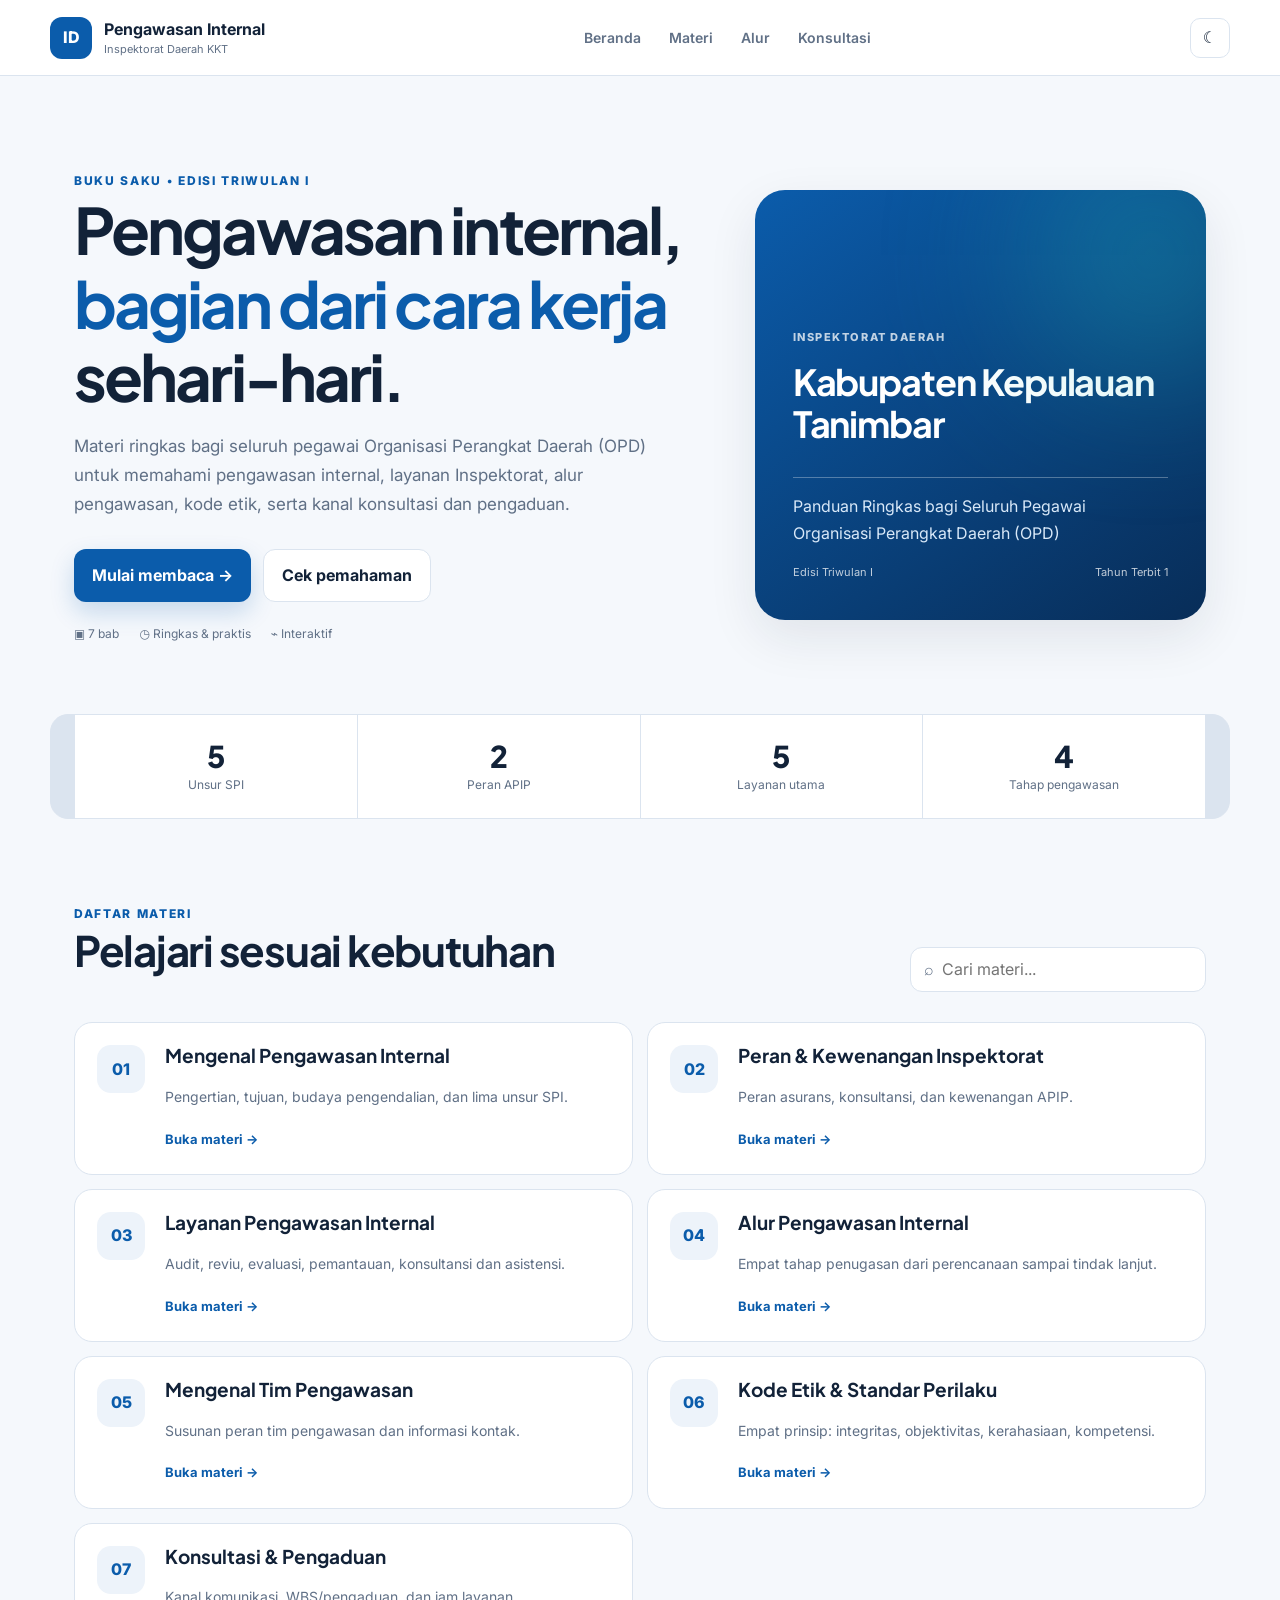
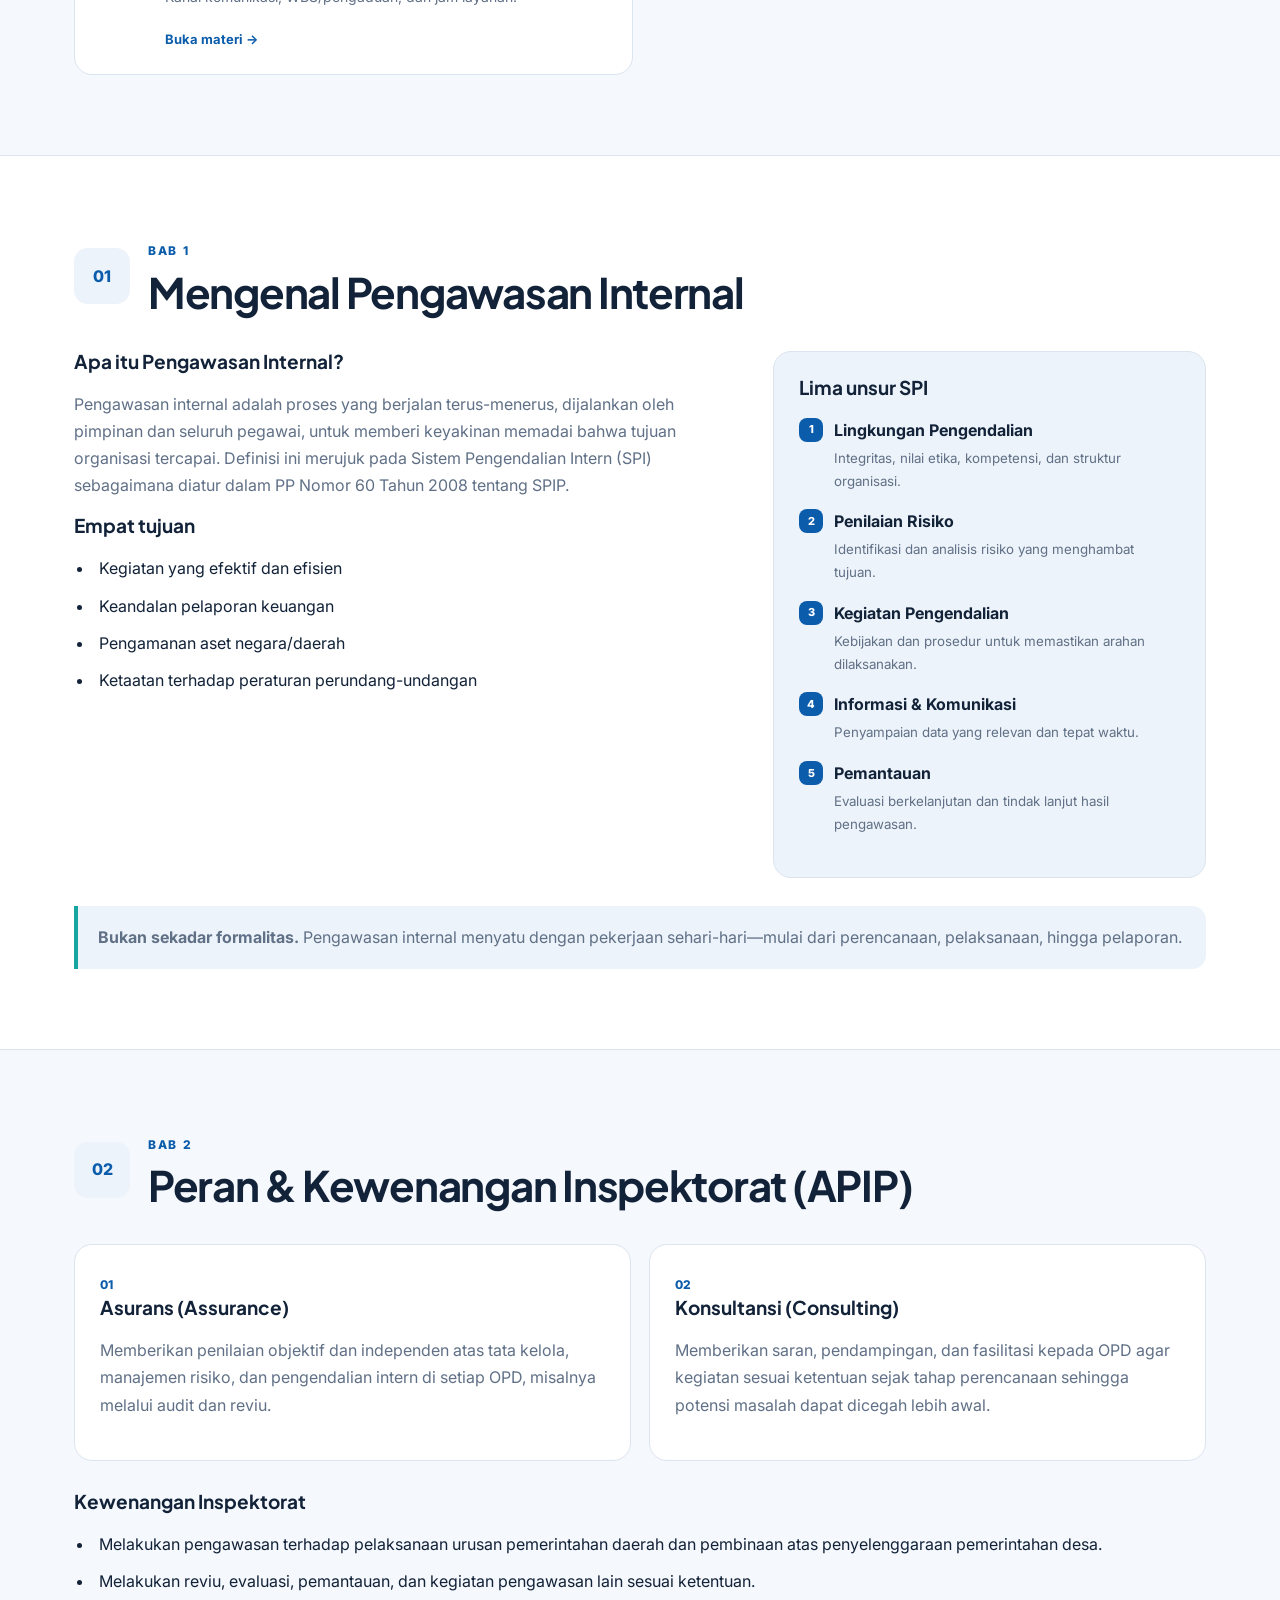
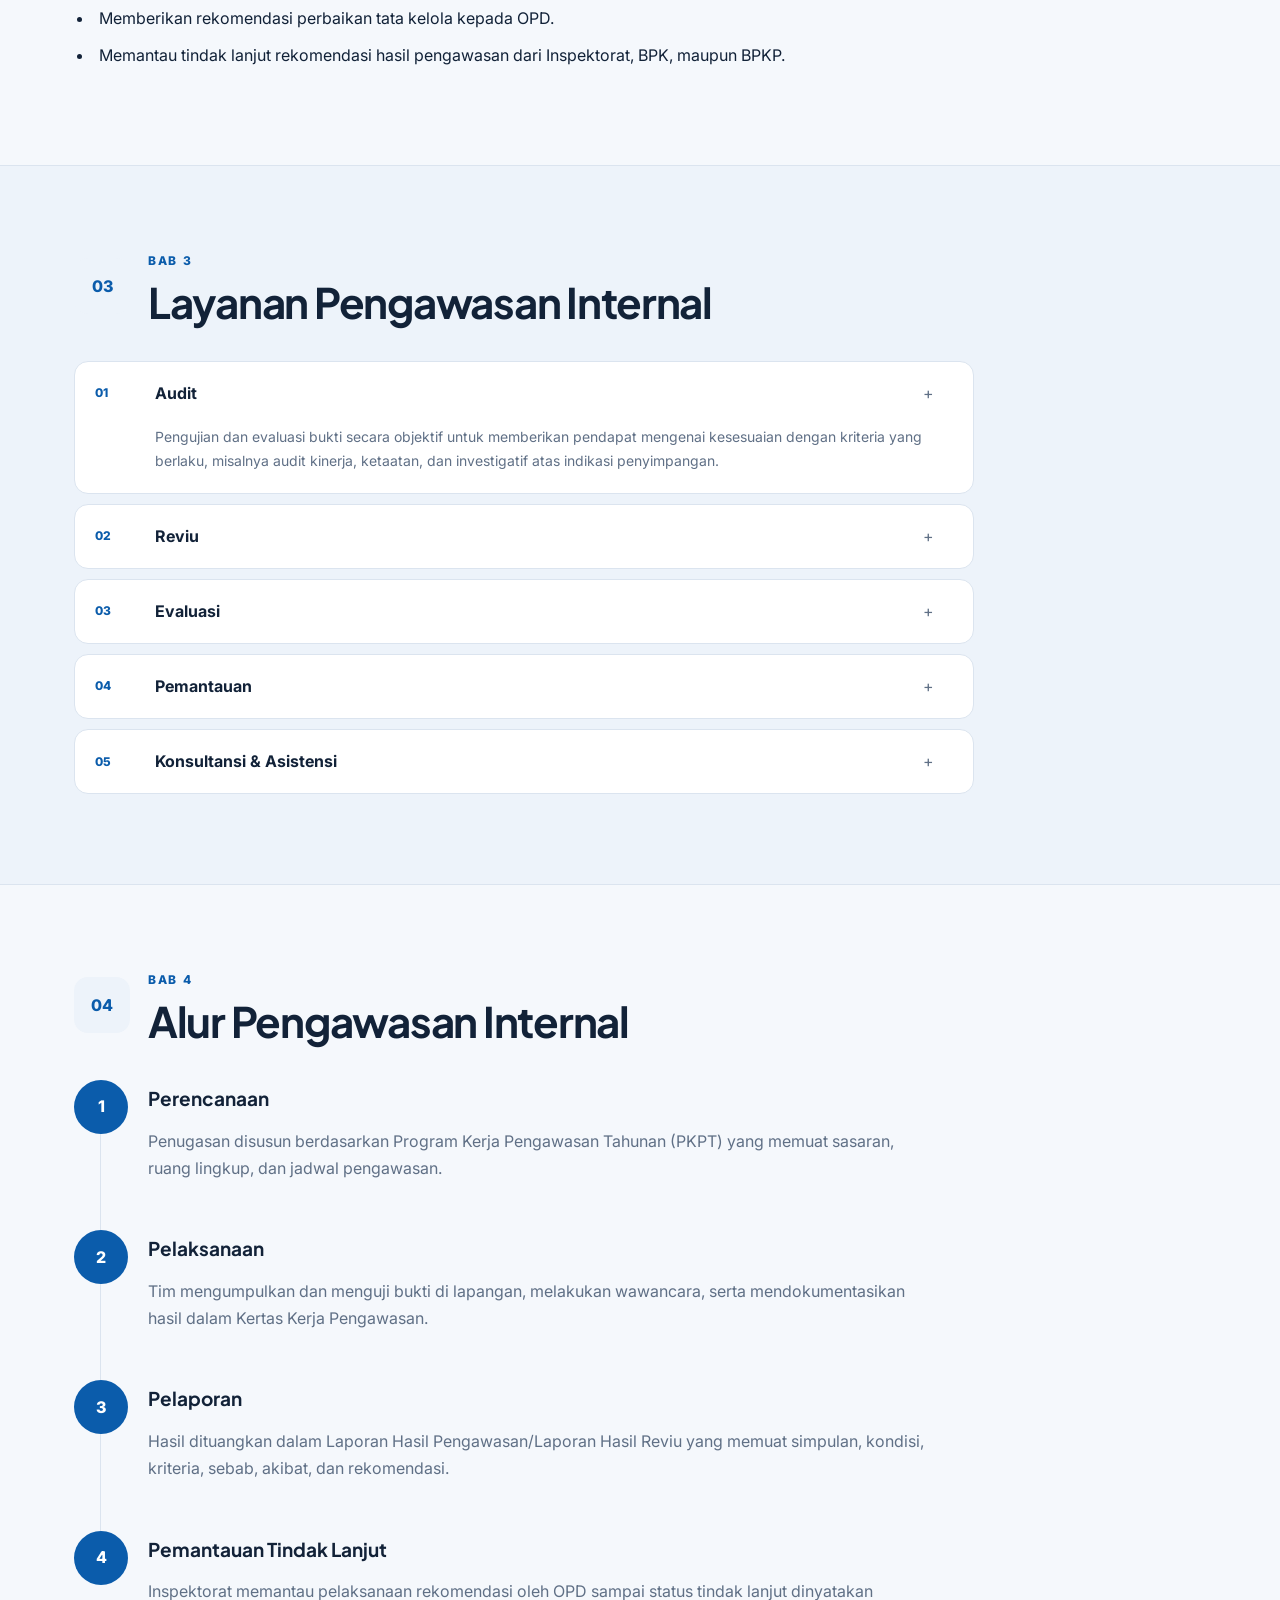
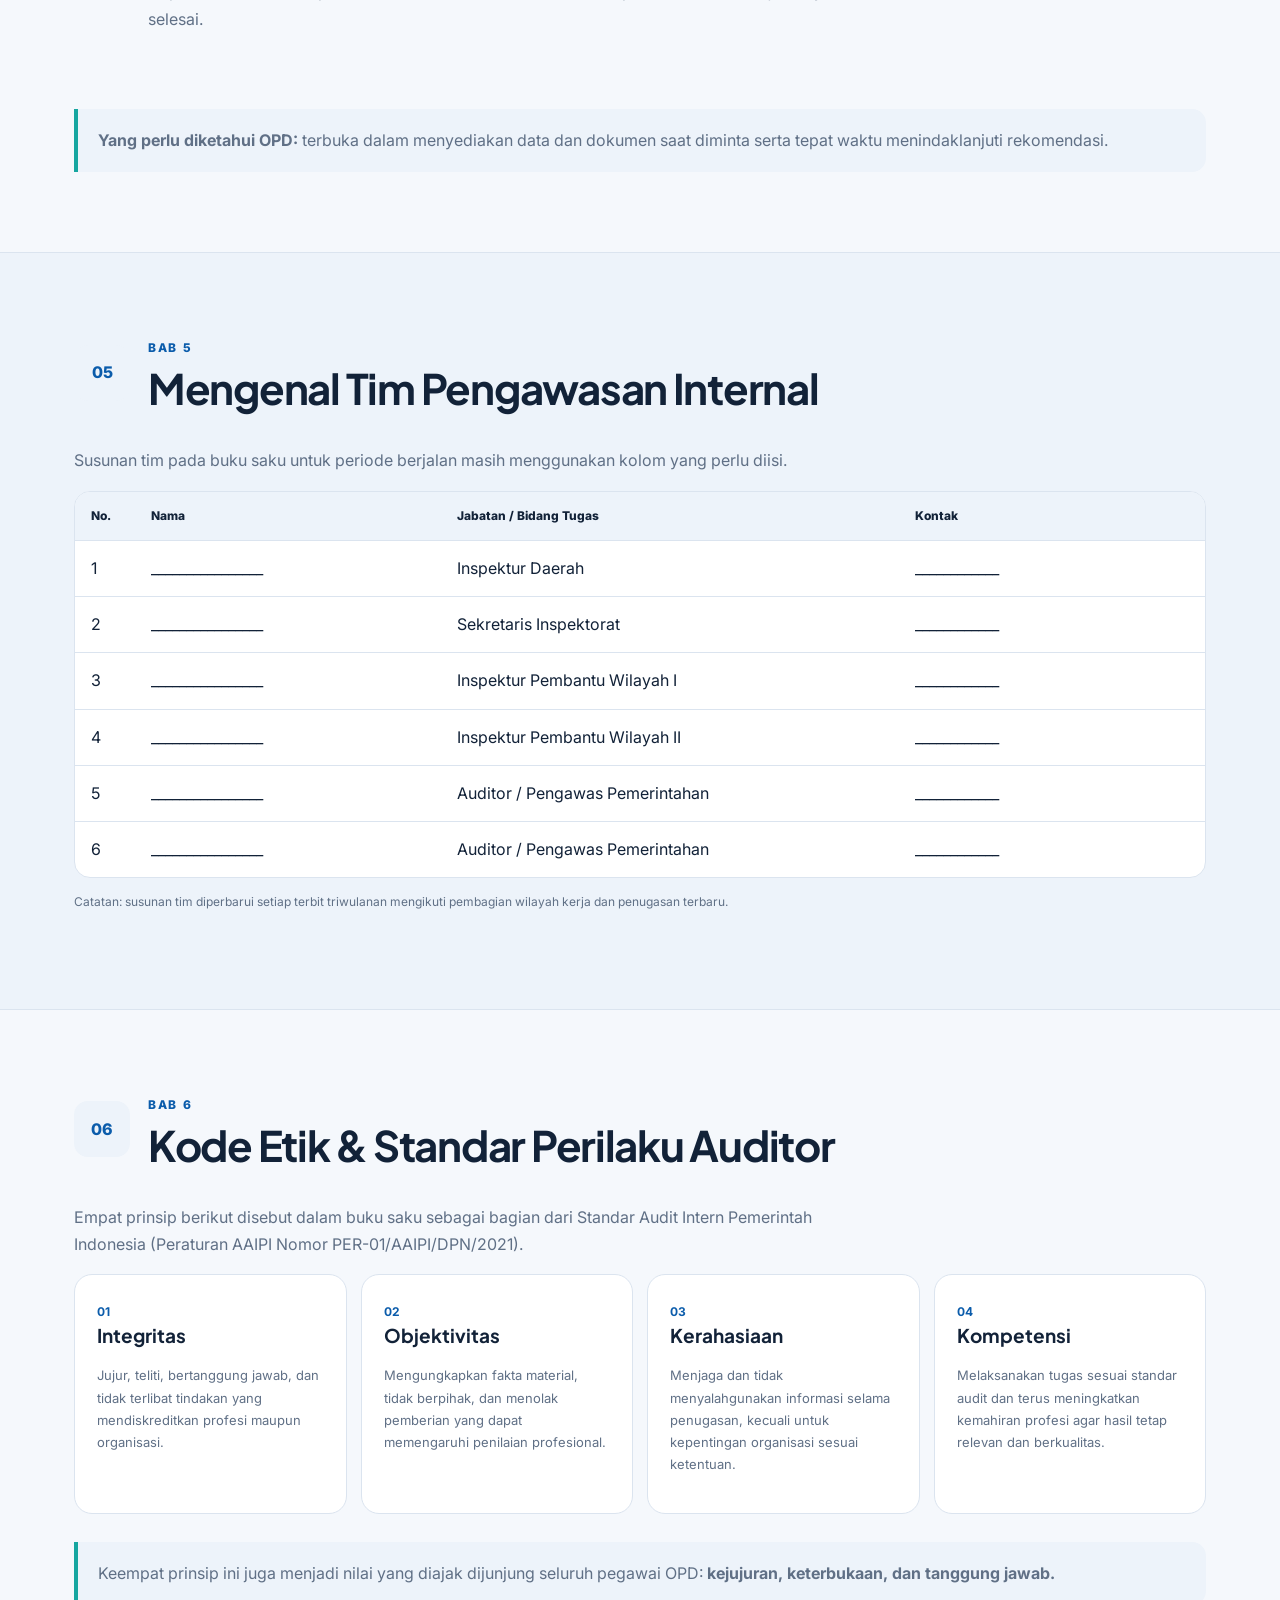
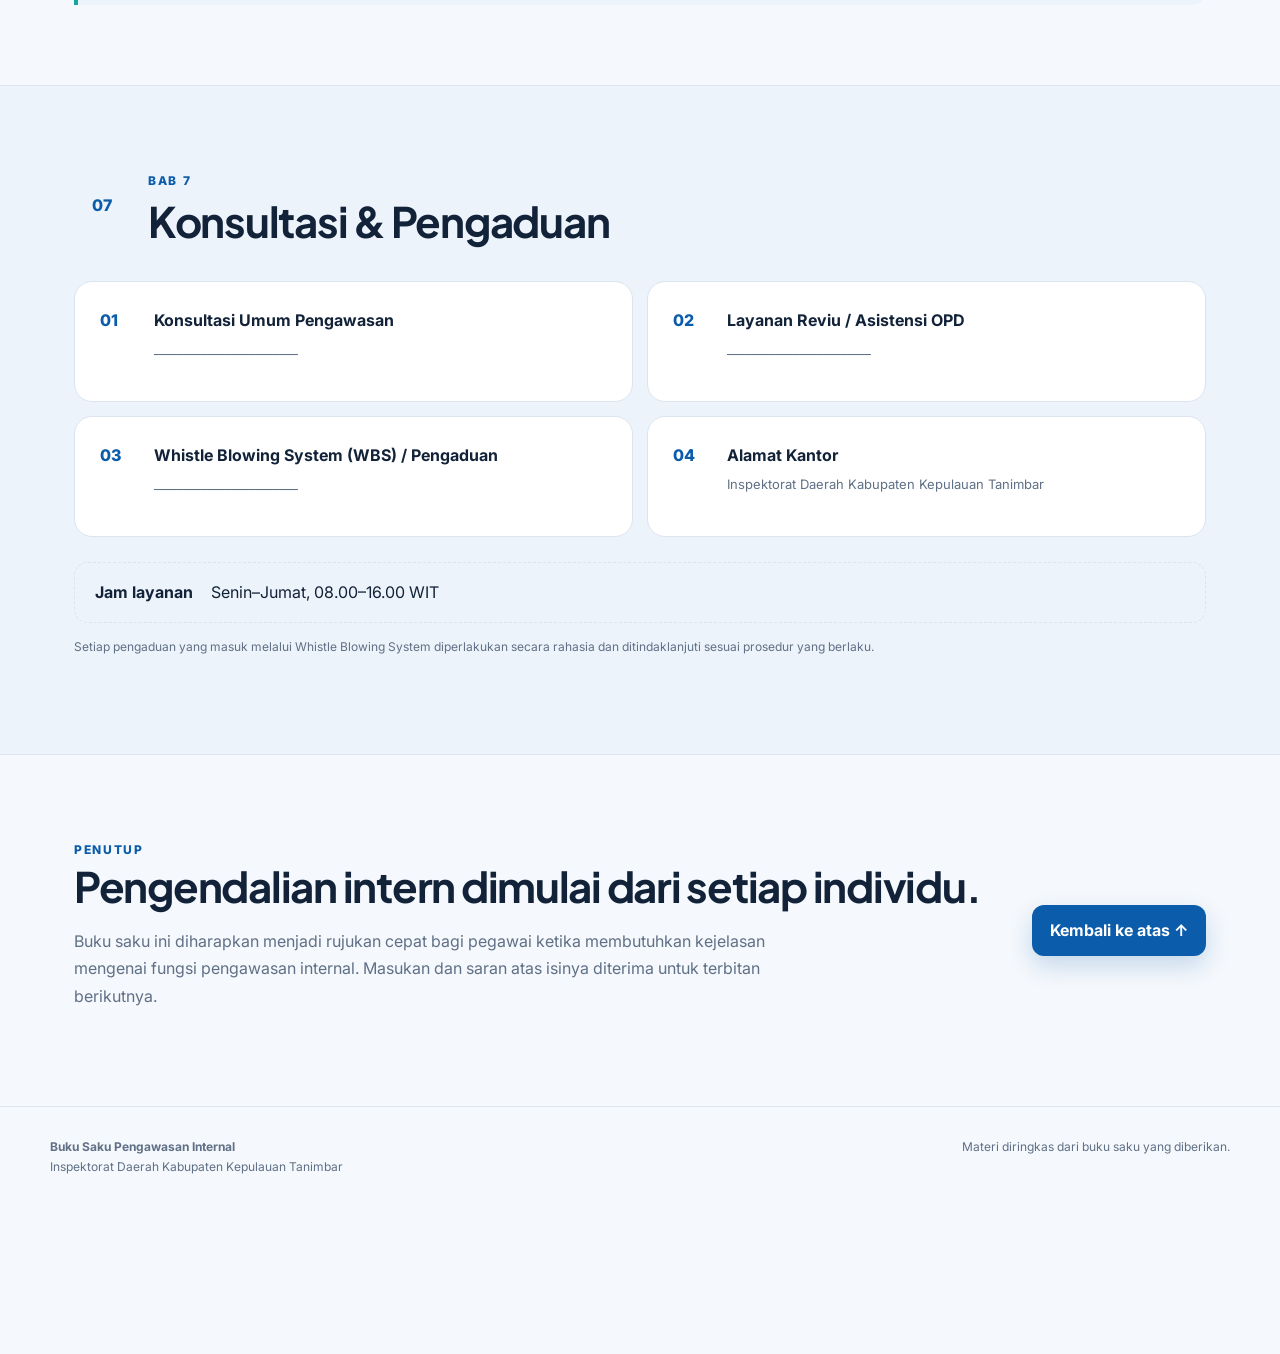
<file: index.html>
<!doctype html><html lang="id"><head><meta charset="utf-8"><meta name="viewport" content="width=device-width,initial-scale=1"><meta http-equiv="refresh" content="0; url=pengawasan-internal/"><title>Pengawasan Internal</title></head><body><p>Membuka <a href="pengawasan-internal/">Buku Saku Pengawasan Internal</a>…</p></body></html>
</file>
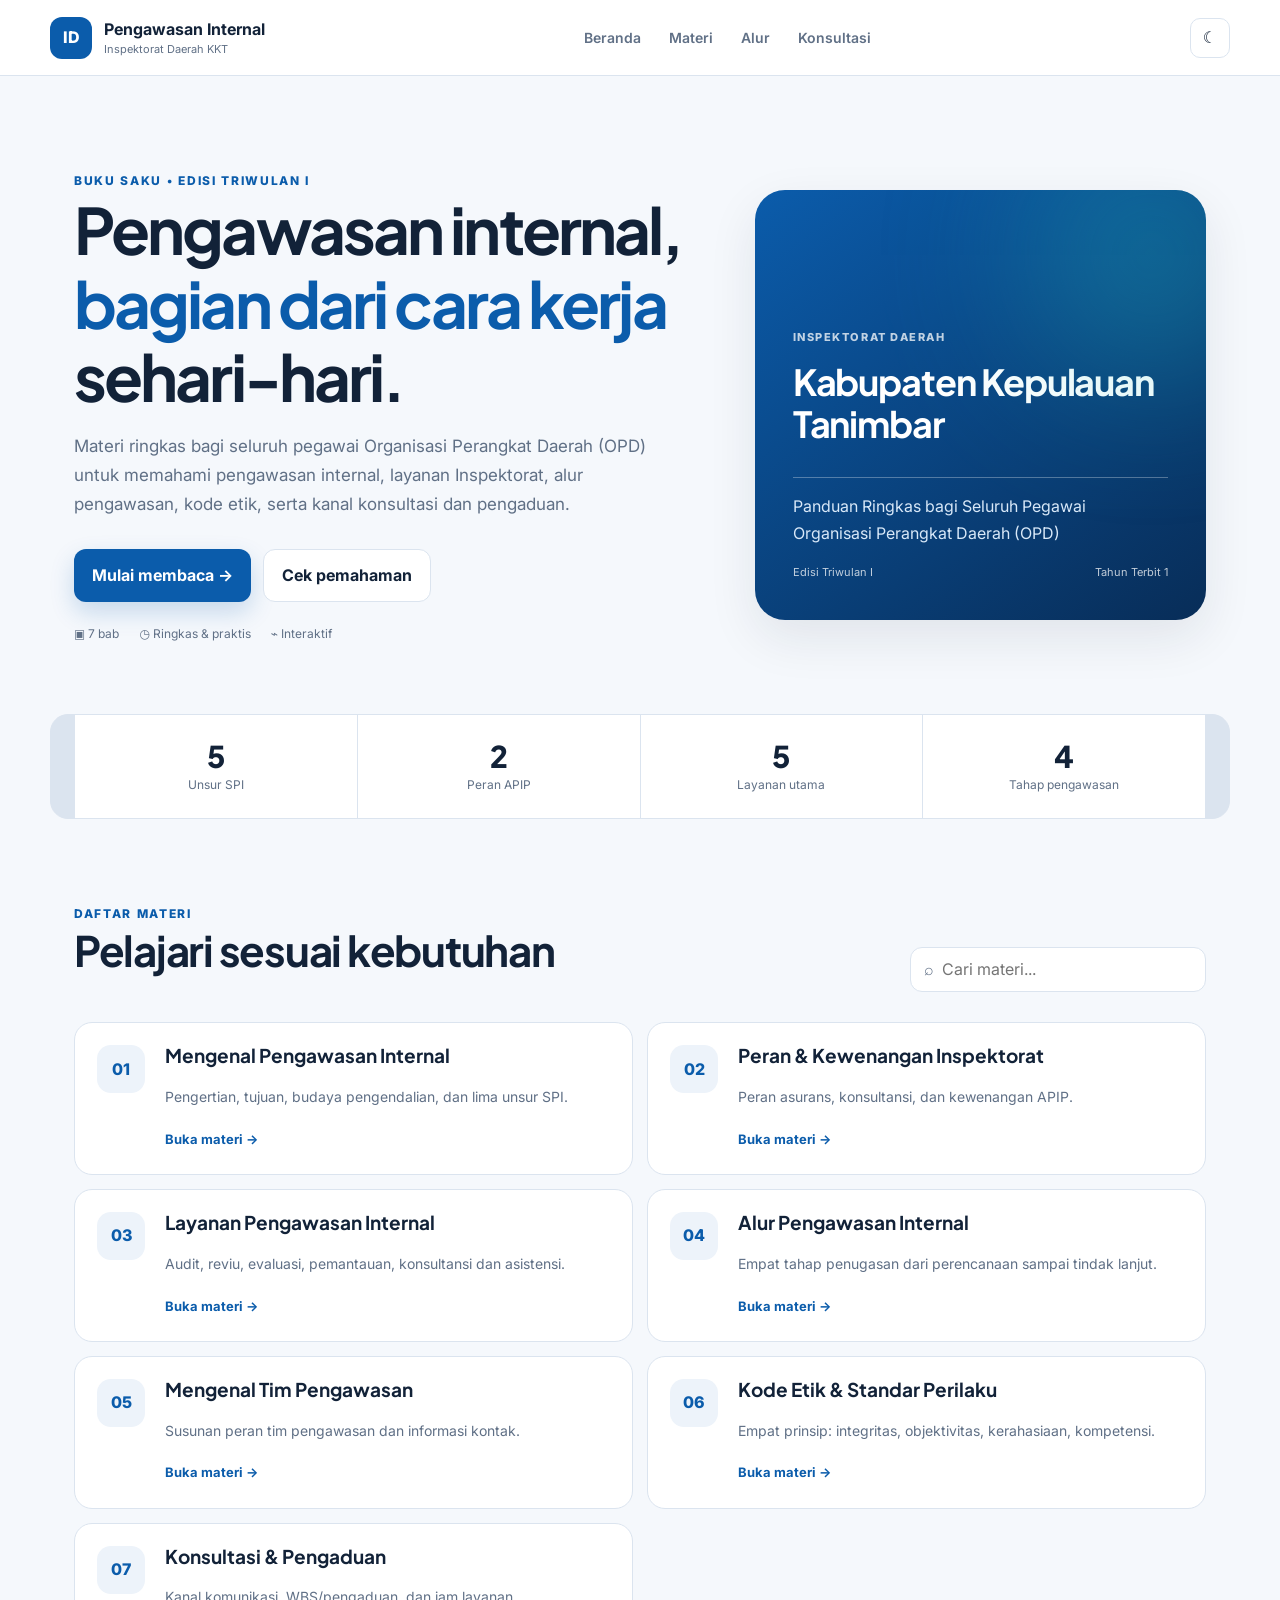
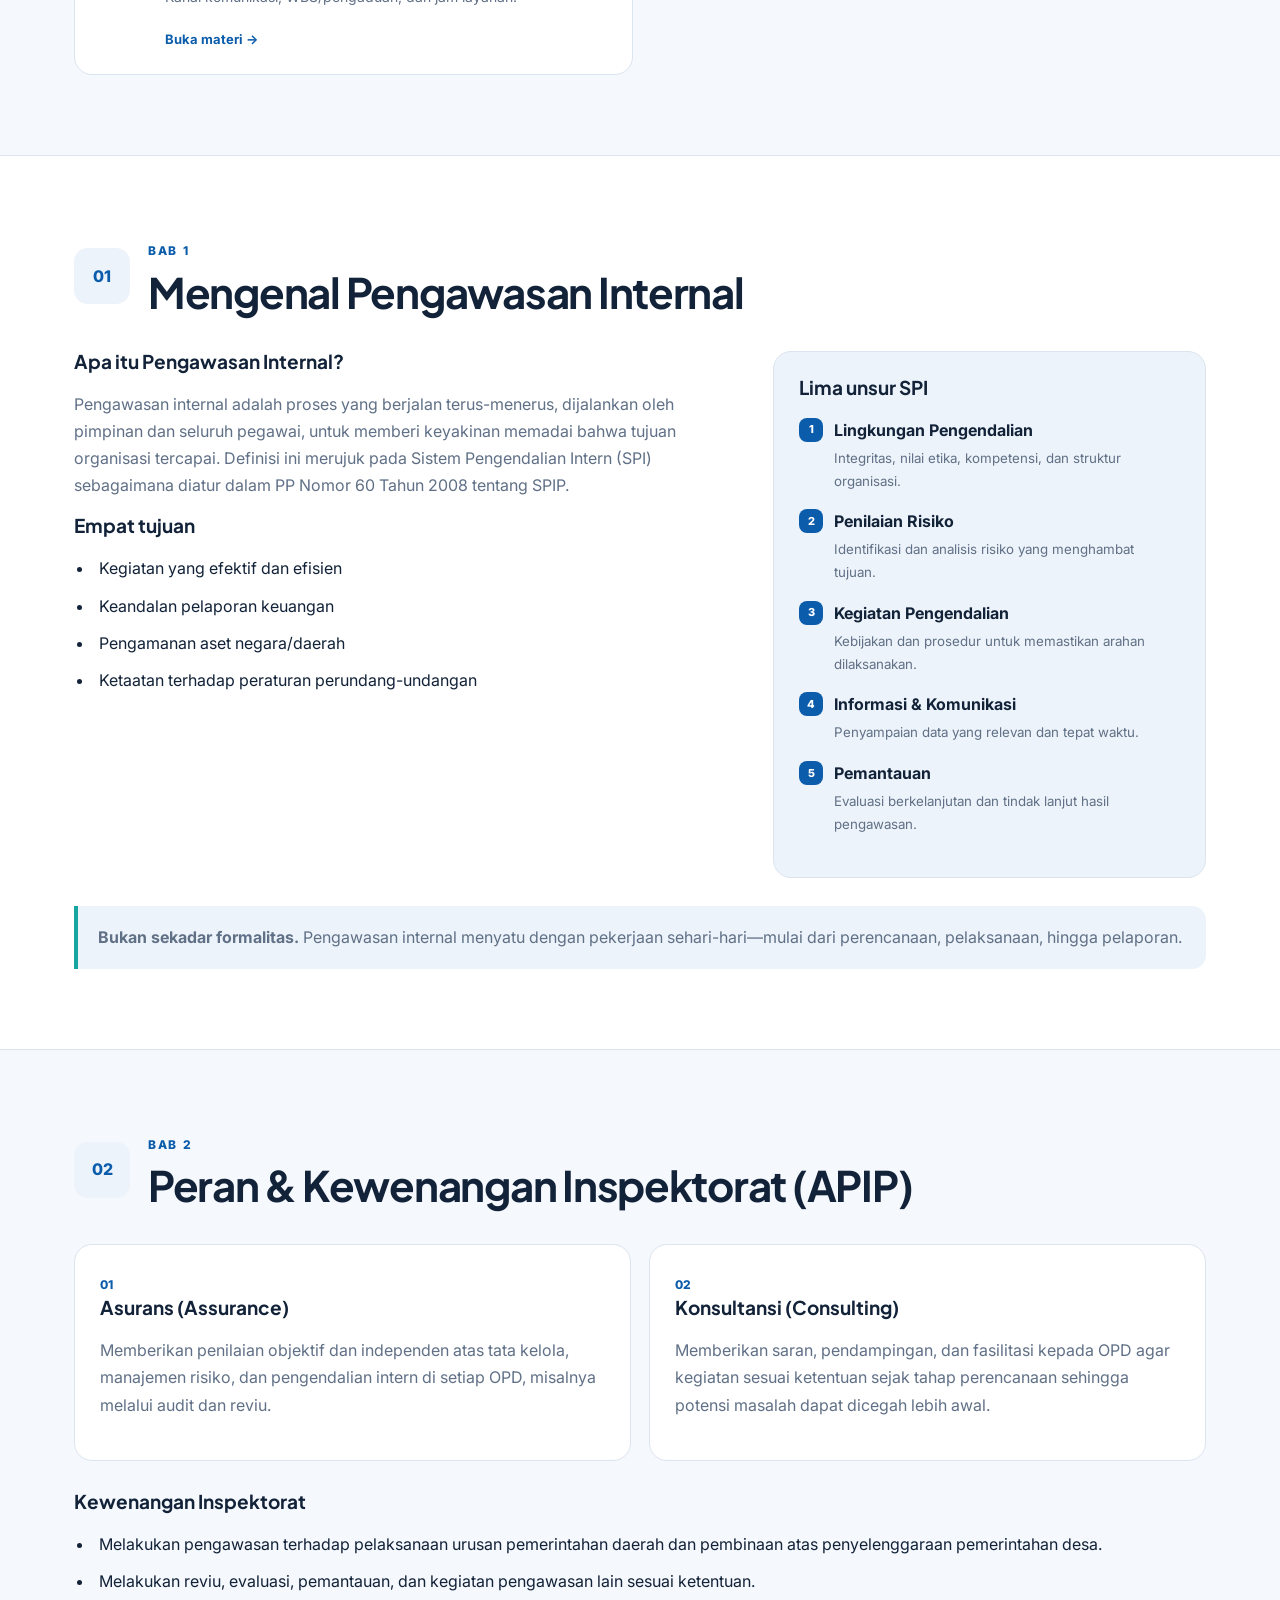
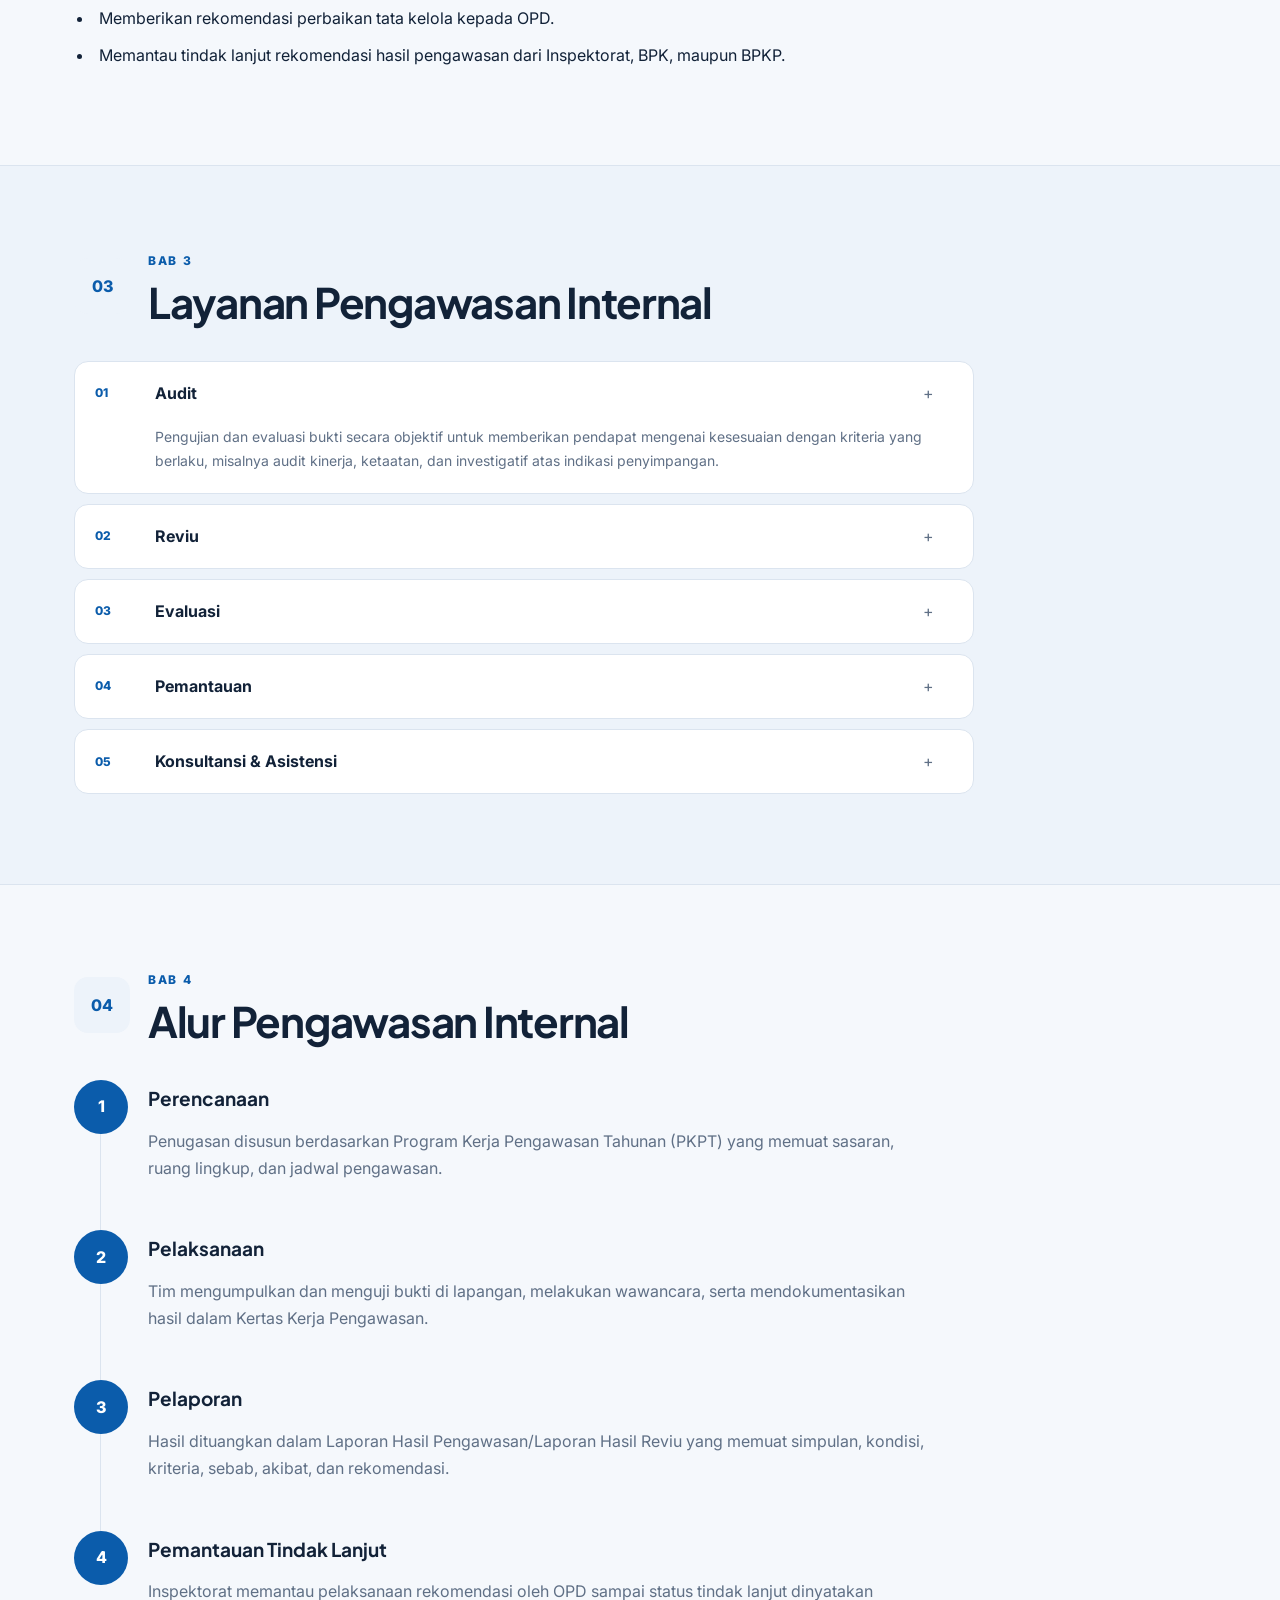
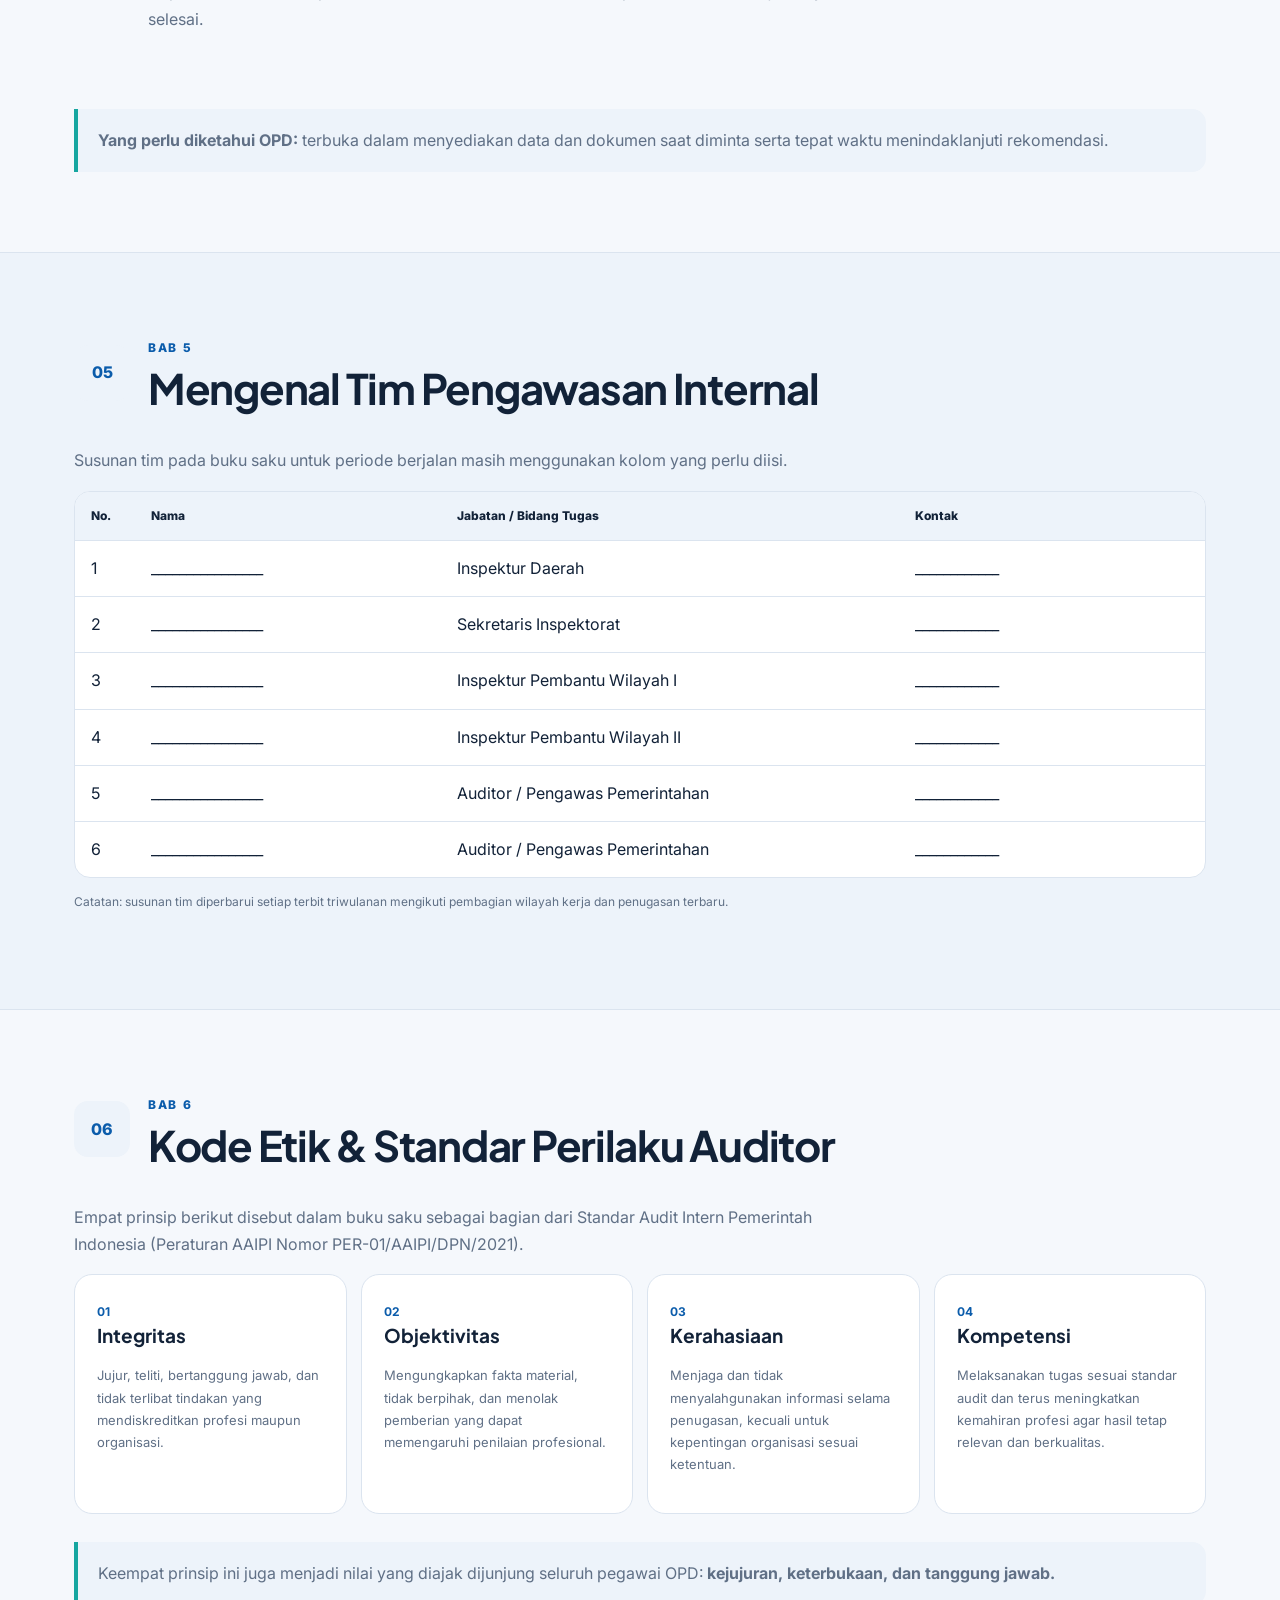
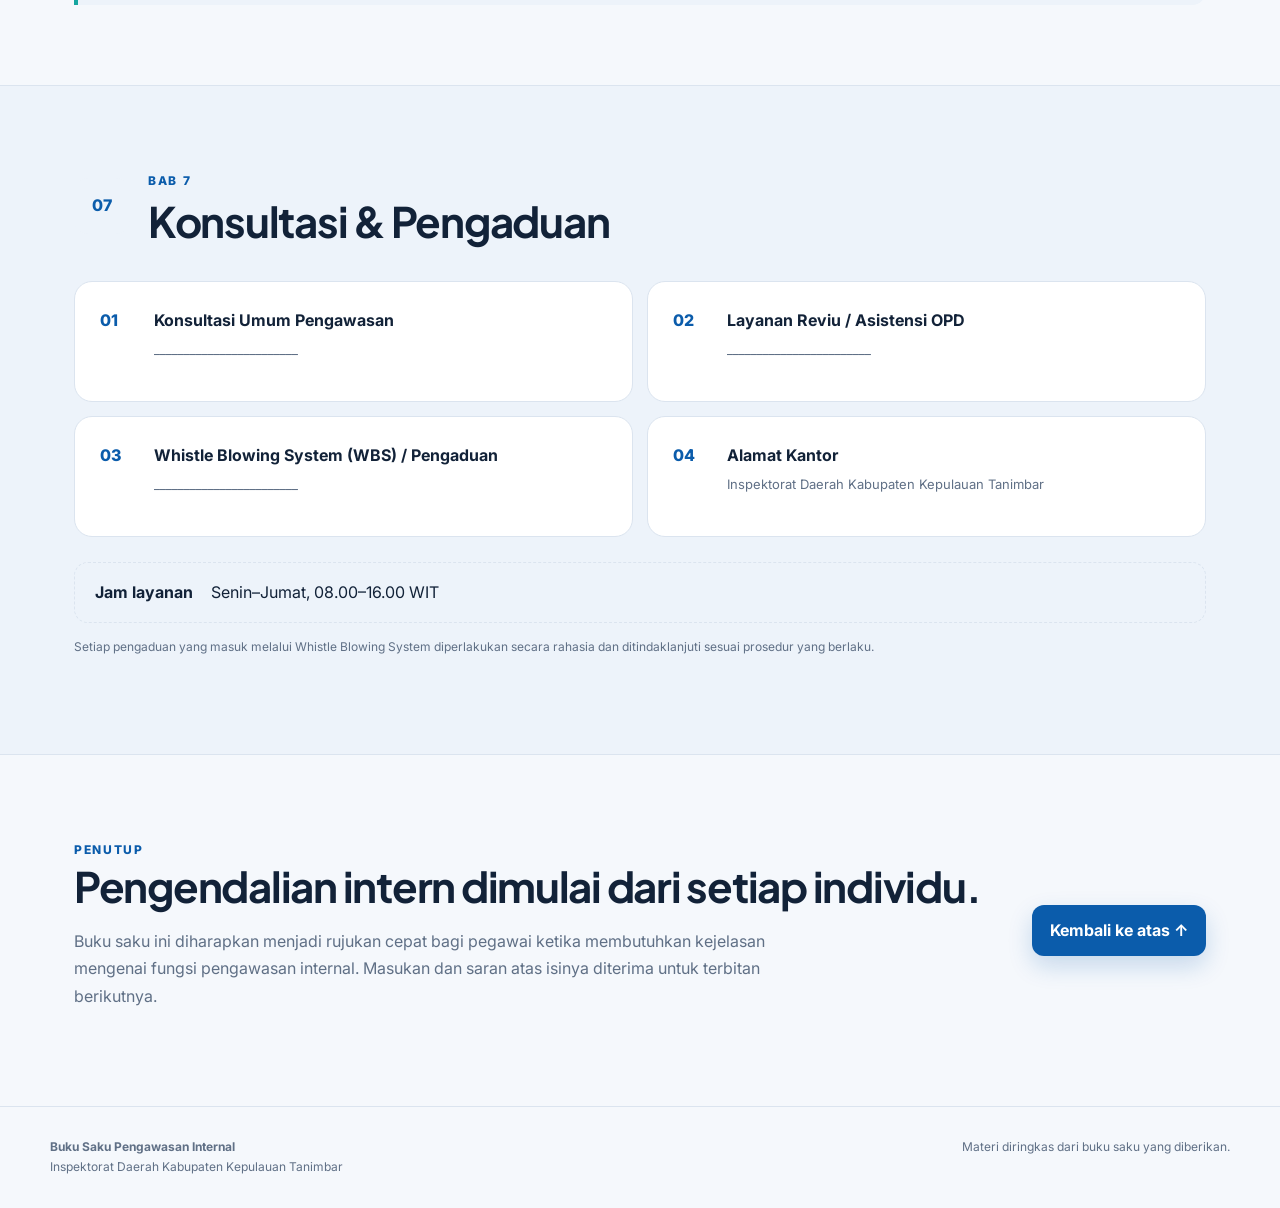
<file: pengawasan-internal/index.html>
<!doctype html>
<html lang="id">
<head>
  <meta charset="utf-8">
  <meta name="viewport" content="width=device-width, initial-scale=1">
  <meta name="description" content="Buku Saku Pengawasan Internal Inspektorat Daerah Kabupaten Kepulauan Tanimbar.">
  <title>Buku Saku Pengawasan Internal — Inspektorat Daerah KKT</title>
  <link rel="preconnect" href="https://fonts.googleapis.com">
  <link rel="preconnect" href="https://fonts.gstatic.com" crossorigin>
  <link href="https://fonts.googleapis.com/css2?family=Inter:wght@400;500;600;700;800&family=Plus+Jakarta+Sans:wght@600;700;800&display=swap" rel="stylesheet">
  <link rel="stylesheet" href="style.css">
</head>
<body>
  <header class="topbar">
    <a class="brand" href="#beranda" aria-label="Beranda">
      <span class="brand-mark">ID</span>
      <span><strong>Pengawasan Internal</strong><small>Inspektorat Daerah KKT</small></span>
    </a>
    <nav class="desktop-nav" aria-label="Navigasi utama">
      <a href="#beranda">Beranda</a>
      <a href="#materi">Materi</a>
      <a href="#alur">Alur</a>
      <a href="#konsultasi">Konsultasi</a>
    </nav>
    <div class="top-actions">
      <button class="icon-btn" id="themeToggle" type="button" aria-label="Ganti tema">☾</button>
      <button class="menu-btn" id="menuToggle" type="button" aria-label="Buka menu">☰</button>
    </div>
  </header>

  <nav class="mobile-nav" id="mobileNav" aria-label="Navigasi mobile">
    <a href="#beranda">Beranda</a><a href="#materi">Materi</a><a href="#alur">Alur</a><a href="#konsultasi">Konsultasi</a>
  </nav>

  <main>
    <section class="hero" id="beranda">
      <div class="hero-copy">
        <span class="eyebrow">BUKU SAKU • EDISI TRIWULAN I</span>
        <h1>Pengawasan internal, <span>bagian dari cara kerja</span> sehari-hari.</h1>
        <p>Materi ringkas bagi seluruh pegawai Organisasi Perangkat Daerah (OPD) untuk memahami pengawasan internal, layanan Inspektorat, alur pengawasan, kode etik, serta kanal konsultasi dan pengaduan.</p>
        <div class="hero-actions">
          <a class="btn primary" href="#materi">Mulai membaca →</a>
          <button class="btn secondary" id="quizOpen" type="button">Cek pemahaman</button>
        </div>
        <div class="hero-meta"><span>▣ 7 bab</span><span>◷ Ringkas & praktis</span><span>⌁ Interaktif</span></div>
      </div>
      <div class="hero-card" aria-label="Ringkasan buku saku">
        <div class="card-glow"></div>
        <span class="card-label">INSPEKTORAT DAERAH</span>
        <h2>Kabupaten Kepulauan Tanimbar</h2>
        <div class="card-line"></div>
        <p>Panduan Ringkas bagi Seluruh Pegawai Organisasi Perangkat Daerah (OPD)</p>
        <div class="card-footer"><span>Edisi Triwulan I</span><span>Tahun Terbit 1</span></div>
      </div>
    </section>

    <section class="stats section-pad">
      <div><strong>5</strong><span>Unsur SPI</span></div><div><strong>2</strong><span>Peran APIP</span></div><div><strong>5</strong><span>Layanan utama</span></div><div><strong>4</strong><span>Tahap pengawasan</span></div>
    </section>

    <section class="section section-pad" id="materi">
      <div class="section-heading">
        <div><span class="eyebrow">DAFTAR MATERI</span><h2>Pelajari sesuai kebutuhan</h2></div>
        <label class="search-box"><span>⌕</span><input id="searchInput" type="search" placeholder="Cari materi..." aria-label="Cari materi"></label>
      </div>
      <div class="chapter-grid" id="chapterGrid">
        <article class="chapter-card" data-search="bab 1 mengenal pengawasan internal spi tujuan budaya pengendalian"><span class="chapter-no">01</span><div><h3>Mengenal Pengawasan Internal</h3><p>Pengertian, tujuan, budaya pengendalian, dan lima unsur SPI.</p><a href="#bab1">Buka materi →</a></div></article>
        <article class="chapter-card" data-search="bab 2 peran kewenangan inspektorat apip assurance consulting audit reviu rekomendasi"><span class="chapter-no">02</span><div><h3>Peran & Kewenangan Inspektorat</h3><p>Peran asurans, konsultansi, dan kewenangan APIP.</p><a href="#bab2">Buka materi →</a></div></article>
        <article class="chapter-card" data-search="bab 3 layanan audit reviu evaluasi pemantauan konsultansi asistensi"><span class="chapter-no">03</span><div><h3>Layanan Pengawasan Internal</h3><p>Audit, reviu, evaluasi, pemantauan, konsultansi dan asistensi.</p><a href="#bab3">Buka materi →</a></div></article>
        <article class="chapter-card" data-search="bab 4 alur perencanaan pelaksanaan pelaporan tindak lanjut pkpt"><span class="chapter-no">04</span><div><h3>Alur Pengawasan Internal</h3><p>Empat tahap penugasan dari perencanaan sampai tindak lanjut.</p><a href="#bab4">Buka materi →</a></div></article>
        <article class="chapter-card" data-search="bab 5 tim pengawasan inspektur sekretaris auditor pengawas kontak"><span class="chapter-no">05</span><div><h3>Mengenal Tim Pengawasan</h3><p>Susunan peran tim pengawasan dan informasi kontak.</p><a href="#bab5">Buka materi →</a></div></article>
        <article class="chapter-card" data-search="bab 6 kode etik integritas objektivitas kerahasiaan kompetensi auditor aaipi"><span class="chapter-no">06</span><div><h3>Kode Etik & Standar Perilaku</h3><p>Empat prinsip: integritas, objektivitas, kerahasiaan, kompetensi.</p><a href="#bab6">Buka materi →</a></div></article>
        <article class="chapter-card" data-search="bab 7 konsultasi pengaduan wbs layanan alamat jam layanan"><span class="chapter-no">07</span><div><h3>Konsultasi & Pengaduan</h3><p>Kanal komunikasi, WBS/pengaduan, dan jam layanan.</p><a href="#bab7">Buka materi →</a></div></article>
      </div>
      <p class="no-result" id="noResult" hidden>Materi tidak ditemukan. Coba kata kunci lain.</p>
    </section>

    <section class="reading-section" id="bab1">
      <div class="reading-inner">
        <div class="reading-title"><span class="chapter-no">01</span><div><span class="eyebrow">BAB 1</span><h2>Mengenal Pengawasan Internal</h2></div></div>
        <div class="reading-grid"><div><h3>Apa itu Pengawasan Internal?</h3><p>Pengawasan internal adalah proses yang berjalan terus-menerus, dijalankan oleh pimpinan dan seluruh pegawai, untuk memberi keyakinan memadai bahwa tujuan organisasi tercapai. Definisi ini merujuk pada Sistem Pengendalian Intern (SPI) sebagaimana diatur dalam PP Nomor 60 Tahun 2008 tentang SPIP.</p><h3>Empat tujuan</h3><ul class="check-list"><li>Kegiatan yang efektif dan efisien</li><li>Keandalan pelaporan keuangan</li><li>Pengamanan aset negara/daerah</li><li>Ketaatan terhadap peraturan perundang-undangan</li></ul></div><aside class="info-card"><h3>Lima unsur SPI</h3><ol><li><b>Lingkungan Pengendalian</b><small>Integritas, nilai etika, kompetensi, dan struktur organisasi.</small></li><li><b>Penilaian Risiko</b><small>Identifikasi dan analisis risiko yang menghambat tujuan.</small></li><li><b>Kegiatan Pengendalian</b><small>Kebijakan dan prosedur untuk memastikan arahan dilaksanakan.</small></li><li><b>Informasi & Komunikasi</b><small>Penyampaian data yang relevan dan tepat waktu.</small></li><li><b>Pemantauan</b><small>Evaluasi berkelanjutan dan tindak lanjut hasil pengawasan.</small></li></ol></aside></div>
        <div class="callout"><b>Bukan sekadar formalitas.</b> Pengawasan internal menyatu dengan pekerjaan sehari-hari—mulai dari perencanaan, pelaksanaan, hingga pelaporan.</div>
      </div>
    </section>

    <section class="section section-pad" id="bab2">
      <div class="reading-title"><span class="chapter-no">02</span><div><span class="eyebrow">BAB 2</span><h2>Peran & Kewenangan Inspektorat (APIP)</h2></div></div>
      <div class="two-col"><div class="role-card"><span>01</span><h3>Asurans (Assurance)</h3><p>Memberikan penilaian objektif dan independen atas tata kelola, manajemen risiko, dan pengendalian intern di setiap OPD, misalnya melalui audit dan reviu.</p></div><div class="role-card"><span>02</span><h3>Konsultansi (Consulting)</h3><p>Memberikan saran, pendampingan, dan fasilitasi kepada OPD agar kegiatan sesuai ketentuan sejak tahap perencanaan sehingga potensi masalah dapat dicegah lebih awal.</p></div></div>
      <div class="content-block"><h3>Kewenangan Inspektorat</h3><ul class="check-list"><li>Melakukan pengawasan terhadap pelaksanaan urusan pemerintahan daerah dan pembinaan atas penyelenggaraan pemerintahan desa.</li><li>Melakukan reviu, evaluasi, pemantauan, dan kegiatan pengawasan lain sesuai ketentuan.</li><li>Memberikan rekomendasi perbaikan tata kelola kepada OPD.</li><li>Memantau tindak lanjut rekomendasi hasil pengawasan dari Inspektorat, BPK, maupun BPKP.</li></ul></div>
    </section>

    <section class="section tinted" id="bab3"><div class="section-pad"><div class="reading-title"><span class="chapter-no">03</span><div><span class="eyebrow">BAB 3</span><h2>Layanan Pengawasan Internal</h2></div></div><div class="service-list">
      <details open><summary><span>01</span><b>Audit</b><i>+</i></summary><p>Pengujian dan evaluasi bukti secara objektif untuk memberikan pendapat mengenai kesesuaian dengan kriteria yang berlaku, misalnya audit kinerja, ketaatan, dan investigatif atas indikasi penyimpangan.</p></details>
      <details><summary><span>02</span><b>Reviu</b><i>+</i></summary><p>Penelaahan atas dokumen atau proses untuk memberi keyakinan terbatas bahwa dokumen telah sesuai dengan kriteria, misalnya reviu RKPD atau penyaluran dana transfer.</p></details>
      <details><summary><span>03</span><b>Evaluasi</b><i>+</i></summary><p>Penilaian atas pelaksanaan kebijakan atau program untuk mengetahui tingkat keberhasilan dan area yang perlu diperbaiki, misalnya evaluasi SAKIP.</p></details>
      <details><summary><span>04</span><b>Pemantauan</b><i>+</i></summary><p>Pengamatan berkelanjutan terhadap tindak lanjut rekomendasi agar temuan benar-benar diselesaikan oleh OPD terkait, bukan sekadar dicatat.</p></details>
      <details><summary><span>05</span><b>Konsultansi & Asistensi</b><i>+</i></summary><p>Pendampingan kepada OPD yang membutuhkan arahan sejak tahap perencanaan, misalnya asistensi penyusunan dokumen pengadaan atau klarifikasi ketentuan sebelum kegiatan dilaksanakan.</p></details>
    </div></div></section>

    <section class="section section-pad" id="bab4"><div class="reading-title"><span class="chapter-no">04</span><div><span class="eyebrow">BAB 4</span><h2>Alur Pengawasan Internal</h2></div></div><div class="timeline" id="alur"><div class="timeline-step"><span>1</span><div><h3>Perencanaan</h3><p>Penugasan disusun berdasarkan Program Kerja Pengawasan Tahunan (PKPT) yang memuat sasaran, ruang lingkup, dan jadwal pengawasan.</p></div></div><div class="timeline-step"><span>2</span><div><h3>Pelaksanaan</h3><p>Tim mengumpulkan dan menguji bukti di lapangan, melakukan wawancara, serta mendokumentasikan hasil dalam Kertas Kerja Pengawasan.</p></div></div><div class="timeline-step"><span>3</span><div><h3>Pelaporan</h3><p>Hasil dituangkan dalam Laporan Hasil Pengawasan/Laporan Hasil Reviu yang memuat simpulan, kondisi, kriteria, sebab, akibat, dan rekomendasi.</p></div></div><div class="timeline-step"><span>4</span><div><h3>Pemantauan Tindak Lanjut</h3><p>Inspektorat memantau pelaksanaan rekomendasi oleh OPD sampai status tindak lanjut dinyatakan selesai.</p></div></div></div><div class="callout"><b>Yang perlu diketahui OPD:</b> terbuka dalam menyediakan data dan dokumen saat diminta serta tepat waktu menindaklanjuti rekomendasi.</div></section>

    <section class="section tinted" id="bab5"><div class="section-pad"><div class="reading-title"><span class="chapter-no">05</span><div><span class="eyebrow">BAB 5</span><h2>Mengenal Tim Pengawasan Internal</h2></div></div><p class="lead">Susunan tim pada buku saku untuk periode berjalan masih menggunakan kolom yang perlu diisi.</p><div class="team-table"><div class="team-row head"><span>No.</span><span>Nama</span><span>Jabatan / Bidang Tugas</span><span>Kontak</span></div><div class="team-row"><span>1</span><span>________________</span><span>Inspektur Daerah</span><span>____________</span></div><div class="team-row"><span>2</span><span>________________</span><span>Sekretaris Inspektorat</span><span>____________</span></div><div class="team-row"><span>3</span><span>________________</span><span>Inspektur Pembantu Wilayah I</span><span>____________</span></div><div class="team-row"><span>4</span><span>________________</span><span>Inspektur Pembantu Wilayah II</span><span>____________</span></div><div class="team-row"><span>5</span><span>________________</span><span>Auditor / Pengawas Pemerintahan</span><span>____________</span></div><div class="team-row"><span>6</span><span>________________</span><span>Auditor / Pengawas Pemerintahan</span><span>____________</span></div></div><p class="note">Catatan: susunan tim diperbarui setiap terbit triwulanan mengikuti pembagian wilayah kerja dan penugasan terbaru.</p></div></section>

    <section class="section section-pad" id="bab6"><div class="reading-title"><span class="chapter-no">06</span><div><span class="eyebrow">BAB 6</span><h2>Kode Etik & Standar Perilaku Auditor</h2></div></div><p class="lead">Empat prinsip berikut disebut dalam buku saku sebagai bagian dari Standar Audit Intern Pemerintah Indonesia (Peraturan AAIPI Nomor PER-01/AAIPI/DPN/2021).</p><div class="principles"><div><b>01</b><h3>Integritas</h3><p>Jujur, teliti, bertanggung jawab, dan tidak terlibat tindakan yang mendiskreditkan profesi maupun organisasi.</p></div><div><b>02</b><h3>Objektivitas</h3><p>Mengungkapkan fakta material, tidak berpihak, dan menolak pemberian yang dapat memengaruhi penilaian profesional.</p></div><div><b>03</b><h3>Kerahasiaan</h3><p>Menjaga dan tidak menyalahgunakan informasi selama penugasan, kecuali untuk kepentingan organisasi sesuai ketentuan.</p></div><div><b>04</b><h3>Kompetensi</h3><p>Melaksanakan tugas sesuai standar audit dan terus meningkatkan kemahiran profesi agar hasil tetap relevan dan berkualitas.</p></div></div><div class="callout">Keempat prinsip ini juga menjadi nilai yang diajak dijunjung seluruh pegawai OPD: <b>kejujuran, keterbukaan, dan tanggung jawab.</b></div></section>

    <section class="section tinted" id="bab7"><div class="section-pad"><div class="reading-title"><span class="chapter-no">07</span><div><span class="eyebrow">BAB 7</span><h2>Konsultasi & Pengaduan</h2></div></div><div class="contact-grid"><div class="contact-card"><span>01</span><b>Konsultasi Umum Pengawasan</b><p>________________________</p></div><div class="contact-card"><span>02</span><b>Layanan Reviu / Asistensi OPD</b><p>________________________</p></div><div class="contact-card"><span>03</span><b>Whistle Blowing System (WBS) / Pengaduan</b><p>________________________</p></div><div class="contact-card"><span>04</span><b>Alamat Kantor</b><p>Inspektorat Daerah Kabupaten Kepulauan Tanimbar</p></div></div><div class="service-hours"><b>Jam layanan</b><span>Senin–Jumat, 08.00–16.00 WIT</span></div><p class="note">Setiap pengaduan yang masuk melalui Whistle Blowing System diperlakukan secara rahasia dan ditindaklanjuti sesuai prosedur yang berlaku.</p></div></section>

    <section class="closing section-pad" id="konsultasi"><div><span class="eyebrow">PENUTUP</span><h2>Pengendalian intern dimulai dari setiap individu.</h2><p>Buku saku ini diharapkan menjadi rujukan cepat bagi pegawai ketika membutuhkan kejelasan mengenai fungsi pengawasan internal. Masukan dan saran atas isinya diterima untuk terbitan berikutnya.</p></div><button class="btn primary" id="backTop" type="button">Kembali ke atas ↑</button></section>
  </main>

  <footer><div><strong>Buku Saku Pengawasan Internal</strong><span>Inspektorat Daerah Kabupaten Kepulauan Tanimbar</span></div><span>Materi diringkas dari buku saku yang diberikan.</span></footer>

  <div class="progress" id="progress" aria-hidden="true"></div>
  <div class="modal" id="quizModal" aria-hidden="true"><div class="modal-box"><button class="modal-close" id="quizClose" type="button" aria-label="Tutup">×</button><span class="eyebrow">CEK PEMAHAMAN</span><h2 id="quizQuestion">Apa empat tujuan pengawasan internal?</h2><div id="quizOptions" class="quiz-options"></div><p id="quizFeedback" class="quiz-feedback"></p><button class="btn primary full" id="quizNext" type="button">Pertanyaan berikutnya</button></div></div>
  <script src="script.js"></script>
</body>
</html>
</file>
<file: pengawasan-internal/style.css>
:root{--bg:#f5f8fc;--surface:#fff;--surface2:#edf3fa;--text:#122238;--muted:#607086;--line:#dbe4ef;--primary:#0b5cab;--primary2:#083f78;--accent:#16a6a0;--shadow:0 18px 50px rgba(18,34,56,.09);--radius:22px}*{box-sizing:border-box}html{scroll-behavior:smooth}body{margin:0;font-family:Inter,system-ui,sans-serif;color:var(--text);background:var(--bg);line-height:1.7}body.dark{--bg:#0c1420;--surface:#121d2c;--surface2:#172536;--text:#edf4fb;--muted:#a8b6c7;--line:#26384d;--shadow:0 18px 50px rgba(0,0,0,.25)}a{color:inherit;text-decoration:none}button,input{font:inherit}.topbar{height:76px;padding:0 max(24px,calc((100% - 1180px)/2));display:flex;align-items:center;justify-content:space-between;position:sticky;top:0;z-index:20;background:color-mix(in srgb,var(--surface) 92%,transparent);backdrop-filter:blur(16px);border-bottom:1px solid var(--line)}.brand{display:flex;gap:12px;align-items:center}.brand-mark{display:grid;place-items:center;width:42px;height:42px;border-radius:12px;background:var(--primary);color:#fff;font-weight:800}.brand small,.brand strong{display:block}.brand small{font-size:11px;color:var(--muted);margin-top:-3px}.desktop-nav{display:flex;gap:28px;font-size:14px;font-weight:600;color:var(--muted)}.desktop-nav a:hover{color:var(--primary)}.top-actions{display:flex;gap:8px}.icon-btn,.menu-btn{border:1px solid var(--line);background:var(--surface);color:var(--text);border-radius:10px;width:40px;height:40px;cursor:pointer}.menu-btn{display:none}.mobile-nav{display:none}.hero{max-width:1180px;margin:auto;padding:90px 24px 70px;display:grid;grid-template-columns:1.15fr .85fr;gap:70px;align-items:center}.eyebrow{font-size:12px;letter-spacing:.14em;font-weight:800;color:var(--primary)}h1,h2,h3{font-family:'Plus Jakarta Sans',Inter,sans-serif;line-height:1.15;margin:0 0 18px}h1{font-size:clamp(40px,5vw,68px);letter-spacing:-.045em}h1 span{color:var(--primary)}h2{font-size:clamp(28px,4vw,42px);letter-spacing:-.03em}h3{font-size:19px}p{color:var(--muted);margin:0 0 16px}.hero-copy>p{font-size:17px;max-width:700px}.hero-actions{display:flex;gap:12px;flex-wrap:wrap;margin:30px 0 22px}.btn{border:0;border-radius:12px;padding:12px 18px;font-weight:700;cursor:pointer;display:inline-flex;justify-content:center;align-items:center;transition:.2s}.btn.primary{background:var(--primary);color:#fff;box-shadow:0 10px 24px rgba(11,92,171,.2)}.btn.primary:hover{background:var(--primary2);transform:translateY(-1px)}.btn.secondary{background:var(--surface);color:var(--text);border:1px solid var(--line)}.btn.full{width:100%}.hero-meta{display:flex;gap:20px;color:var(--muted);font-size:12px;flex-wrap:wrap}.hero-card{min-height:430px;border-radius:30px;background:linear-gradient(145deg,#0b5cab,#082d58);color:#fff;padding:38px;position:relative;overflow:hidden;box-shadow:var(--shadow);display:flex;flex-direction:column;justify-content:flex-end}.card-glow{position:absolute;width:250px;height:250px;border-radius:50%;background:#22c1c3;filter:blur(80px);opacity:.32;right:-70px;top:-60px}.card-label{font-size:11px;letter-spacing:.14em;font-weight:800;opacity:.75}.hero-card h2{font-size:36px;max-width:400px;margin-top:15px}.hero-card p{color:#d8e8f8;max-width:330px}.card-line{height:1px;background:rgba(255,255,255,.3);margin:15px 0}.card-footer{display:flex;justify-content:space-between;font-size:11px;opacity:.75}.stats{max-width:1180px;margin:0 auto 70px;display:grid;grid-template-columns:repeat(4,1fr);gap:1px;background:var(--line);border:1px solid var(--line);border-radius:18px;overflow:hidden}.stats div{background:var(--surface);padding:22px;text-align:center}.stats strong,.stats span{display:block}.stats strong{font:800 30px 'Plus Jakarta Sans'}.stats span{color:var(--muted);font-size:12px}.section-pad{max-width:1180px;margin:auto;padding-left:24px;padding-right:24px}.section{padding-top:80px;padding-bottom:80px}.section-heading{display:flex;justify-content:space-between;align-items:end;gap:30px;margin-bottom:30px}.search-box{height:45px;border:1px solid var(--line);border-radius:12px;background:var(--surface);display:flex;align-items:center;padding:0 13px;min-width:260px;color:var(--muted)}.search-box input{border:0;outline:0;background:transparent;color:var(--text);width:100%;padding-left:8px}.chapter-grid{display:grid;grid-template-columns:repeat(2,1fr);gap:14px}.chapter-card{display:flex;gap:20px;background:var(--surface);border:1px solid var(--line);border-radius:18px;padding:22px;transition:.2s}.chapter-card:hover{transform:translateY(-3px);box-shadow:var(--shadow);border-color:#b8cce3}.chapter-no{flex:0 0 auto;width:48px;height:48px;border-radius:14px;background:var(--surface2);color:var(--primary);display:grid;place-items:center;font-weight:800}.chapter-card p{font-size:14px}.chapter-card a{font-size:13px;color:var(--primary);font-weight:700}.reading-section{background:var(--surface);border-top:1px solid var(--line);border-bottom:1px solid var(--line);padding:80px 0}.reading-inner{max-width:1180px;margin:auto;padding:0 24px}.reading-title{display:flex;gap:18px;align-items:center;margin-bottom:35px}.reading-title .chapter-no{width:56px;height:56px}.reading-title h2{margin:4px 0 0}.reading-grid{display:grid;grid-template-columns:1.2fr .8fr;gap:50px}.info-card,.role-card,.contact-card{background:var(--surface);border:1px solid var(--line);border-radius:18px;padding:25px}.info-card{background:var(--surface2)}.info-card ol{list-style:none;padding:0;margin:0;counter-reset:item}.info-card li{counter-increment:item;position:relative;padding:0 0 16px 35px}.info-card li:before{content:counter(item);position:absolute;left:0;top:1px;width:24px;height:24px;border-radius:8px;background:var(--primary);color:#fff;display:grid;place-items:center;font-size:11px;font-weight:800}.info-card small{display:block;color:var(--muted);margin-top:3px}.check-list{padding-left:20px}.check-list li{margin:10px 0;padding-left:5px}.callout{border-left:4px solid var(--accent);background:var(--surface2);padding:18px 20px;border-radius:0 14px 14px 0;margin-top:28px;color:var(--muted)}.two-col{display:grid;grid-template-columns:1fr 1fr;gap:18px}.role-card>span{color:var(--primary);font-size:12px;font-weight:800}.content-block{margin-top:30px}.tinted{background:var(--surface2);border-top:1px solid var(--line);border-bottom:1px solid var(--line)}.service-list{max-width:900px}.service-list details{background:var(--surface);border:1px solid var(--line);border-radius:14px;margin:10px 0;overflow:hidden}.service-list summary{display:grid;grid-template-columns:60px 1fr 30px;align-items:center;padding:18px 20px;cursor:pointer;list-style:none}.service-list summary::-webkit-details-marker{display:none}.service-list summary span{color:var(--primary);font-weight:800;font-size:12px}.service-list summary i{font-style:normal;color:var(--muted)}.service-list details p{padding:0 20px 20px 80px;margin:0;font-size:14px}.timeline{max-width:850px;margin:20px 0 0}.timeline-step{display:grid;grid-template-columns:54px 1fr;gap:20px;position:relative;padding-bottom:32px}.timeline-step:not(:last-child):after{content:"";position:absolute;left:26px;top:52px;bottom:0;width:1px;background:var(--line)}.timeline-step>span{width:54px;height:54px;border-radius:50%;background:var(--primary);color:#fff;display:grid;place-items:center;font-weight:800;z-index:1}.timeline-step h3{margin-top:8px}.team-table{border:1px solid var(--line);border-radius:16px;overflow:auto;background:var(--surface)}.team-row{display:grid;grid-template-columns:60px 1fr 1.5fr 1fr;min-width:700px;border-top:1px solid var(--line)}.team-row:first-child{border-top:0}.team-row>*{padding:14px 16px}.team-row.head{background:var(--surface2);font-weight:800;font-size:12px}.note{font-size:12px;margin-top:14px}.lead{max-width:800px}.principles{display:grid;grid-template-columns:repeat(4,1fr);gap:14px}.principles>div{background:var(--surface);border:1px solid var(--line);border-radius:18px;padding:22px}.principles b{color:var(--primary);font-size:12px}.principles p{font-size:13px}.contact-grid{display:grid;grid-template-columns:repeat(2,1fr);gap:14px}.contact-card{display:grid;grid-template-columns:42px 1fr;gap:4px 12px}.contact-card span{grid-row:span 2;color:var(--primary);font-weight:800}.contact-card p{font-size:13px}.service-hours{display:flex;gap:18px;align-items:center;margin-top:25px;padding:16px 20px;border:1px dashed var(--line);border-radius:14px}.closing{display:flex;justify-content:space-between;align-items:center;gap:40px;padding-top:80px;padding-bottom:80px}.closing p{max-width:720px}footer{border-top:1px solid var(--line);padding:30px max(24px,calc((100% - 1180px)/2));display:flex;justify-content:space-between;gap:20px;color:var(--muted);font-size:12px}footer strong,footer span{display:block}.progress{position:fixed;left:0;top:0;height:3px;width:0;background:var(--accent);z-index:100}.modal{position:fixed;inset:0;background:rgba(5,15,28,.65);backdrop-filter:blur(5px);display:none;place-items:center;padding:20px;z-index:50}.modal.show{display:grid}.modal-box{background:var(--surface);color:var(--text);width:min(560px,100%);border-radius:22px;padding:30px;position:relative;box-shadow:var(--shadow)}.modal-close{position:absolute;right:15px;top:12px;border:0;background:transparent;color:var(--muted);font-size:28px;cursor:pointer}.quiz-options{display:grid;gap:10px;margin:25px 0}.quiz-option{padding:14px 16px;text-align:left;border:1px solid var(--line);border-radius:12px;background:var(--surface);color:var(--text);cursor:pointer}.quiz-option.correct{border-color:#19a974;background:rgba(25,169,116,.1)}.quiz-option.wrong{border-color:#d45a5a;background:rgba(212,90,90,.1)}.quiz-feedback{min-height:28px;font-weight:700}.no-result{text-align:center;padding:30px;color:var(--muted)}@media(max-width:850px){.desktop-nav{display:none}.menu-btn{display:block}.mobile-nav{padding:12px 24px;background:var(--surface);border-bottom:1px solid var(--line);position:sticky;top:76px;z-index:19}.mobile-nav.show{display:grid;gap:8px}.mobile-nav a{padding:8px 0;color:var(--muted)}.hero{grid-template-columns:1fr;gap:35px;padding-top:55px}.hero-card{min-height:340px}.reading-grid,.two-col{grid-template-columns:1fr}.principles{grid-template-columns:1fr 1fr}.section-heading{align-items:stretch;flex-direction:column}.stats{margin-left:24px;margin-right:24px}.closing{flex-direction:column;align-items:flex-start}footer{flex-direction:column}.contact-grid{grid-template-columns:1fr}}@media(max-width:560px){.brand strong{font-size:13px}.hero{padding-bottom:45px}h1{font-size:40px}.stats{grid-template-columns:1fr 1fr}.chapter-grid{grid-template-columns:1fr}.principles{grid-template-columns:1fr}.search-box{min-width:0;width:100%}.hero-card{padding:28px}.hero-card h2{font-size:29px}.service-list details p{padding-left:20px}.service-list summary{grid-template-columns:45px 1fr 20px}.contact-grid{grid-template-columns:1fr}.service-hours{display:block}.service-hours span{display:block;margin-top:5px}}
</file>
